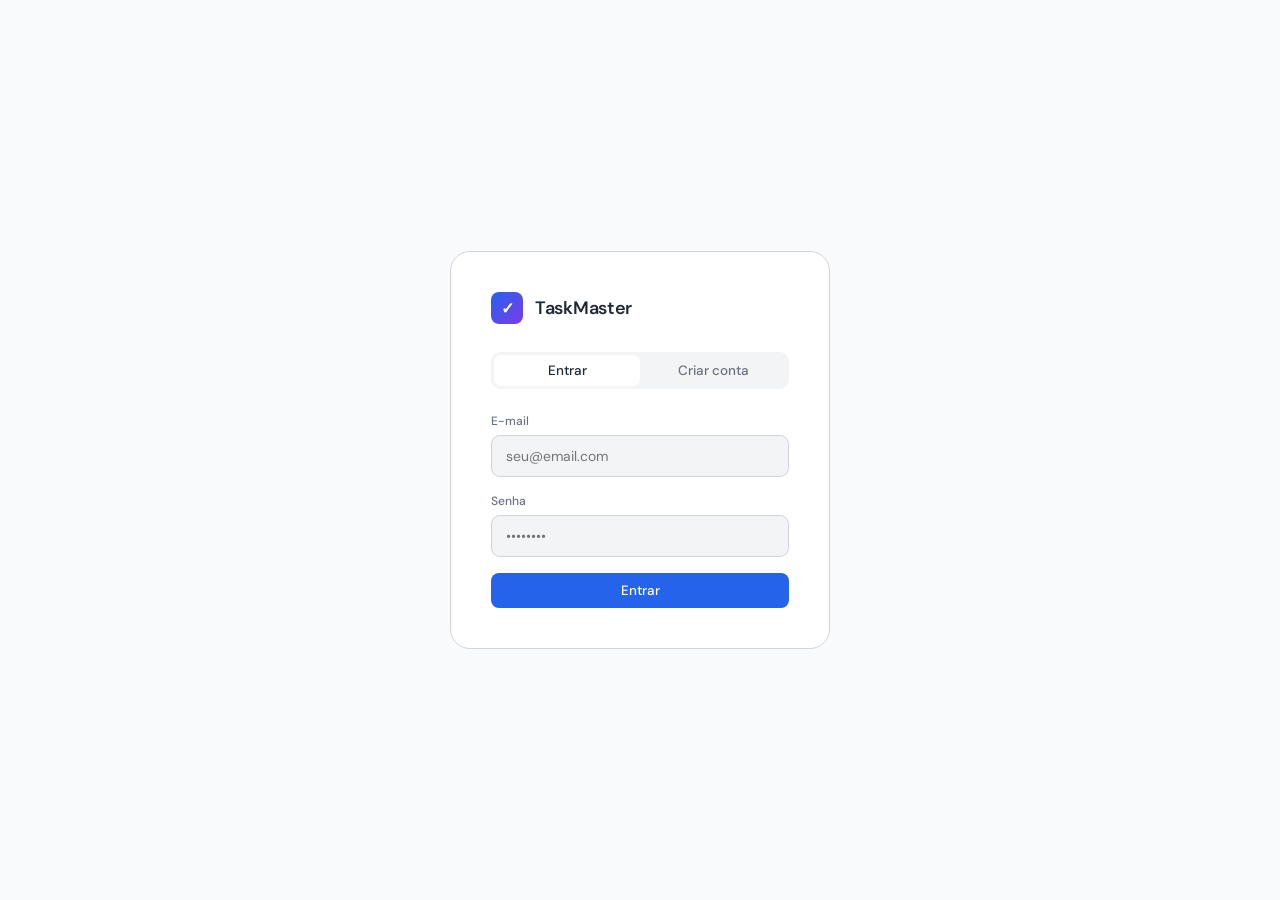
<file: frontend/index.html>
<!DOCTYPE html>
<html lang="pt-BR">
<head>
  <meta charset="UTF-8">
  <meta name="viewport" content="width=device-width, initial-scale=1.0">
  <title>TaskMaster</title>
  <link rel="preconnect" href="https://fonts.googleapis.com">
  <link href="https://fonts.googleapis.com/css2?family=DM+Sans:opsz,wght@9..40,300;9..40,400;9..40,500;9..40,600&family=DM+Mono:wght@400;500&display=swap" rel="stylesheet">
  <link rel="stylesheet" href="styles.css">
</head>
<body>

  <div class="auth-screen" id="authScreen">
    <div class="auth-card">
      <div class="auth-logo">
        <div class="logo-icon">✓</div>
        <span class="logo-text">TaskMaster</span>
      </div>
      
      <div class="auth-tabs">
        <div class="auth-tab active" id="tabLogin" onclick="switchTab('login')">Entrar</div>
        <div class="auth-tab" id="tabRegister" onclick="switchTab('register')">Criar conta</div>
      </div>
      
      <div class="auth-error" id="authError"></div>

      <div id="loginForm">
        <div class="form-group">
          <label class="form-label">E-mail</label>
          <input class="form-input" type="email" id="loginEmail" placeholder="seu@email.com">
        </div>
        <div class="form-group">
          <label class="form-label">Senha</label>
          <input class="form-input" type="password" id="loginPassword" placeholder="••••••••" onkeydown="if(event.key==='Enter') doLogin()">
        </div>
        <button class="btn btn-primary btn-full" onclick="doLogin()">Entrar</button>
      </div>

      <div id="registerForm" style="display:none">
        <div class="form-group">
          <label class="form-label">Nome</label>
          <input class="form-input" type="text" id="regName" placeholder="Seu nome">
        </div>
        <div class="form-group">
          <label class="form-label">E-mail</label>
          <input class="form-input" type="email" id="regEmail" placeholder="seu@email.com">
        </div>
        <div class="form-group">
          <label class="form-label">Senha</label>
          <input class="form-input" type="password" id="regPassword" placeholder="••••••••" onkeydown="if(event.key==='Enter') doRegister()">
        </div>
        <button class="btn btn-primary btn-full" onclick="doRegister()">Criar conta</button>
      </div>
    </div>
  </div>

  <nav class="sidebar">
    <div class="logo">
      <div class="logo-icon">✓</div>
      <span class="logo-text">TaskMaster</span>
    </div>

    <div class="nav-section">
      <div class="nav-label">Menu</div>
      <div class="nav-item active" onclick="setView(this)">🗂 Dashboard</div>
      <div class="nav-item" onclick="setView(this)">☑ Minhas Tasks</div>
    </div>

    <div class="nav-section">
      <div class="nav-label">Projetos</div>
      <div id="projectList"></div>
      <div class="nav-item" onclick="openProjectModal()">➕ Novo projeto</div>
    </div>

    <div class="nav-section">
      <div class="nav-label">Filtros</div>
      <div class="nav-item" onclick="setFilter('high')">🔴 Alta prioridade</div>
      <div class="nav-item" onclick="setFilter('medium')">🟡 Média prioridade</div>
      <div class="nav-item" onclick="setFilter('low')">🔵 Baixa prioridade</div>
      <div class="nav-item" onclick="setFilter(null)">⚪ Todas</div>
    </div>

    <div class="sidebar-footer">
      <div class="profile-card" onclick="logout()">
        <div class="avatar" id="sidebarAvatar">?</div>
        <div class="profile-info">
          <div class="profile-name" id="sidebarName">Usuário</div>
          <div class="profile-email" id="sidebarEmail"></div>
        </div>
        <span class="logout-label">Sair</span>
      </div>
    </div>
  </nav>

  <div class="main">
    <div class="topbar">
      <div class="search-box">
        <span class="search-icon">🔍</span>
        <input type="text" placeholder="Buscar tarefas..." id="searchInput" oninput="renderTasks()">
      </div>
      <button class="btn btn-primary" onclick="openNewTask()">+ Nova Task</button>
      <div class="progress-wrap">
        <span class="progress-label" id="progressLabel">0 / 0 concluídas</span>
        <div class="progress-bar">
          <div class="progress-fill" id="progressFill"></div>
        </div>
      </div>
    </div>
    <div class="content" id="mainContent">
      <div class="loading">
        <div class="spinner"></div>
      </div>
    </div>
  </div>

  <div class="modal-overlay" id="modalOverlay" onclick="overlayClick(event)">
    <div class="modal" id="taskModal">
      <div class="modal-header">
        <button class="modal-back" onclick="closeModal()">← Tasks</button>
        <div class="modal-actions">
          <div class="icon-btn" onclick="handleSave()" title="Salvar">💾</div>
          <div class="icon-btn" onclick="deleteCurrentTask()" title="Deletar">🗑</div>
          <div class="icon-btn" onclick="closeModal()" title="Fechar">✕</div>
        </div>
      </div>
      <div class="modal-body">
        <input class="modal-title-input" id="modalTitle" placeholder="Título da task">
        
        <div class="modal-content-wrap">
          <div class="modal-left">
            <div class="modal-row">
              <div class="modal-field">
                <div class="field-label">Status</div>
                <select class="styled-select" id="modalStatus">
                  <option value="todo">A fazer</option>
                  <option value="in_progress">Em andamento</option>
                  <option value="completed">Concluída ✓</option>
                </select>
              </div>
              <div class="modal-field">
                <div class="field-label">Prioridade</div>
                <select class="styled-select" id="modalPriority">
                  <option value="high">🔴 Alta</option>
                  <option value="medium">🟡 Média</option>
                  <option value="low">🔵 Baixa</option>
                </select>
              </div>
              <div class="modal-field">
                <div class="field-label">Prazo</div>
                <input type="date" class="date-input" id="modalDueDate">
              </div>
            </div>

            <div class="modal-field mb-20">
              <div class="field-label">Descrição</div>
              <textarea class="textarea-input" id="modalDescription" placeholder="Adicione uma descrição..."></textarea>
            </div>

            <div class="field-label mb-12">Checklist</div>
            <div id="modalChecklist"></div>
            <div class="add-item-row">
              <input class="add-item-input" id="newCheckItem" placeholder="Adicionar item..." onkeydown="if(event.key==='Enter') addCheckItem()">
              <button class="btn btn-primary" onclick="addCheckItem()">+</button>
            </div>
          </div>

          <div class="modal-sidebar">
            <div class="modal-field mb-16">
              <div class="field-label">Projeto</div>
              <select class="styled-select" id="modalProject">
                <option value="">Nenhum</option>
              </select>
            </div>
            
            <div class="modal-field mb-16">
              <div class="field-label">Responsáveis</div>
              <div class="add-assignee-row">
                <select id="assigneeSelect" class="styled-select">
                  <option value="">Selecione um usuário...</option>
                  </select>
                <select id="assigneePriority" class="styled-select">
                  <option value="high">🔴 Alta</option>
                  <option value="medium">🟡 Média</option>
                  <option value="low">🔵 Baixa</option>
                </select>
                <button class="btn btn-primary" onclick="addAssignee()">Adicionar</button>
              </div>
            </div>

            <div class="modal-field">
              <div class="field-label">Comentário</div>
              <textarea class="textarea-input" id="modalComment" placeholder="Escreva um comentário..."></textarea>
              <button class="btn btn-primary btn-full mt-8" onclick="postComment()">Postar</button>
            </div>

            <div class="modal-field mt-16">
              <div class="field-label">Comentários</div>
              <div id="modalComments" class="comments-section"></div>
            </div>
          </div>
        </div>
      </div>
    </div>
  </div>

  <div class="toast" id="toast"></div>

  <div class="modal-overlay" id="projectOverlay" onclick="overlayClick(event)">
    <div class="modal" id="projectModal">
      <div class="modal-header">
        <button class="modal-back" onclick="closeProjectModal()">← Projetos</button>
        <div class="modal-actions">
          <div class="icon-btn" onclick="saveProject()" title="Salvar">💾</div>
          <div class="icon-btn" onclick="closeProjectModal()" title="Fechar">✕</div>
        </div>
      </div>
      <div class="modal-body">
        <input class="modal-title-input" id="projectName" placeholder="Nome do projeto">
        <div class="modal-field mb-20">
          <div class="field-label">Descrição</div>
          <textarea class="textarea-input" id="projectDescription" placeholder="Adicione uma descrição..."></textarea>
        </div>
        <div class="modal-actions">
          <button class="btn" onclick="closeProjectModal()">Cancelar</button>
          <button class="btn btn-primary" onclick="saveProject()">Salvar</button>
        </div>
      </div>
    </div>
  </div>

  <script src="app.js"></script>
</body>
</html>
</file>
<file: frontend/styles.css>
/* ══════════════════════════════════════
   TaskMaster — styles.css
   ══════════════════════════════════════ */

/* ── Variáveis ── */
:root {
  --bg:        #f9fafb;   /* fundo geral bem claro */
  --surface:   #ffffff;   /* cartões e sidebar */
  --surface2:  #f3f4f6;   /* áreas secundárias */
  --border:    #d1d5db;   /* bordas suaves */
  --text:      #1f2937;   /* texto principal escuro */
  --muted:     #6b7280;   /* texto secundário */
  --accent:    #2563eb;   /* azul principal */
  --accent2:   #7c3aed;   /* roxo secundário */
  --high:      #dc2626;   /* vermelho para alta prioridade */
  --medium:    #d97706;   /* laranja para média prioridade */
  --low:       #059669;   /* verde para baixa prioridade */
  --success:   #10b981;   /* verde sucesso */
  --sidebar-w: 240px;
  --radius:    10px;
}

/* ── Reset ── */
*, *::before, *::after { margin: 0; padding: 0; box-sizing: border-box; }

body {
  font-family: 'DM Sans', sans-serif;
  background: var(--bg);
  color: var(--text);
  min-height: 100vh;
  display: flex;
  overflow: hidden;
}

/* ══ SIDEBAR ══ */
.sidebar {
  width: var(--sidebar-w);
  background: var(--surface);
  border-right: 1px solid var(--border);
  display: flex;
  flex-direction: column;
  padding: 20px 0;
  position: fixed;
  top: 0; left: 0;
  height: 100vh;
  z-index: 10;
}

.logo {
  display: flex;
  align-items: center;
  gap: 10px;
  padding: 0 20px 24px;
  border-bottom: 1px solid var(--border);
}

.logo-icon {
  width: 32px; height: 32px;
  background: linear-gradient(135deg, var(--accent), var(--accent2));
  border-radius: 8px;
  display: flex; align-items: center; justify-content: center;
  font-size: 16px; font-weight: 700; color: #fff;
}

.logo-text { font-size: 15px; font-weight: 600; letter-spacing: -.3px; }

.nav-section { padding: 16px 12px 8px; }

.nav-label {
  font-size: 10px; font-weight: 600;
  text-transform: uppercase; letter-spacing: 1px;
  color: var(--muted);
  padding: 0 8px 8px;
}

.nav-item {
  display: flex; align-items: center; gap: 10px;
  padding: 8px 12px; border-radius: 8px;
  cursor: pointer; font-size: 13.5px;
  color: var(--muted);
  transition: background .15s, color .15s;
  user-select: none;
  margin-bottom: 2px;
}
.nav-item:hover { background: var(--surface2); color: var(--text); }
.nav-item.active { background: #4f6ef718; color: var(--accent); font-weight: 500; }

.project-item {
  display: flex; align-items: center; gap: 10px;
  padding: 7px 12px; border-radius: 8px;
  cursor: pointer; font-size: 13px;
  color: var(--muted);
  transition: background .15s, color .15s;
  margin-bottom: 1px;
}
.project-item:hover { background: var(--surface2); color: var(--text); }

.project-dot { width: 7px; height: 7px; border-radius: 50%; flex-shrink: 0; }

/* ── Rodapé sidebar ── */
.sidebar-footer {
  margin-top: auto;
  padding: 16px 12px 0;
  border-top: 1px solid var(--border);
}

.profile-card {
  display: flex; align-items: center; gap: 10px;
  padding: 10px 12px; border-radius: 8px;
  cursor: pointer;
  transition: background .15s;
}
.profile-card:hover { background: var(--surface2); }

.logout-label { color: var(--muted); font-size: 12px; margin-left: auto; }

.avatar {
  width: 32px; height: 32px; border-radius: 50%;
  background: linear-gradient(135deg, var(--accent), var(--accent2));
  display: flex; align-items: center; justify-content: center;
  font-size: 13px; font-weight: 600; color: #fff;
  flex-shrink: 0;
}

.profile-info { flex: 1; }
.profile-name { font-size: 13px; font-weight: 500; }
.profile-email { font-size: 11px; color: var(--muted); }

/* ══ MAIN ══ */
.main {
  margin-left: var(--sidebar-w);
  flex: 1;
  display: flex; flex-direction: column;
  height: 100vh; overflow: hidden;
}

/* ── Topbar ── */
.topbar {
  display: flex; align-items: center; gap: 12px;
  padding: 16px 28px;
  border-bottom: 1px solid var(--border);
  background: var(--bg);
  flex-shrink: 0;
}

.search-box {
  flex: 1; max-width: 380px;
  display: flex; align-items: center; gap: 10px;
  background: var(--surface);
  border: 1px solid var(--border);
  border-radius: 8px;
  padding: 8px 14px;
}
.search-box input {
  background: none; border: none; outline: none;
  color: var(--text); font-size: 13.5px;
  font-family: inherit; width: 100%;
}
.search-box input::placeholder { color: var(--muted); }
.search-icon { color: var(--muted); }

/* ── Botões ── */
.btn {
  display: flex; align-items: center; gap: 8px;
  padding: 9px 16px; border-radius: 8px; border: none;
  font-family: inherit; font-size: 13.5px; font-weight: 500;
  cursor: pointer; transition: background .15s, opacity .15s;
}
.btn-primary { background: var(--accent); color: #fff; }
.btn-primary:hover { background: #3d5ce6; }
.btn-full { width: 100%; justify-content: center; }

/* ── Progress ── */
.progress-wrap { display: flex; align-items: center; gap: 10px; margin-left: auto; }
.progress-label { font-size: 12px; color: var(--muted); white-space: nowrap; }
.progress-bar {
  width: 120px; height: 6px;
  background: var(--border); border-radius: 99px; overflow: hidden;
}
.progress-fill {
  height: 100%; width: 0%;
  background: linear-gradient(90deg, var(--accent), var(--success));
  border-radius: 99px;
  transition: width .4s ease;
}

/* ══ CONTENT ══ */
.content { flex: 1; overflow-y: auto; padding: 28px; }
.content::-webkit-scrollbar { width: 5px; }
.content::-webkit-scrollbar-thumb { background: var(--border); border-radius: 99px; }

/* ── Filtros ── */
.filters-bar { display: flex; gap: 8px; margin-bottom: 20px; flex-wrap: wrap; }
.filter-btn {
  padding: 6px 14px; border-radius: 99px;
  border: 1px solid var(--border);
  background: transparent; color: var(--muted);
  font-family: inherit; font-size: 12.5px;
  cursor: pointer; transition: all .15s;
}
.filter-btn:hover,
.filter-btn.active { border-color: var(--accent); color: var(--accent); background: #4f6ef710; }

/* ── Seção ── */
.section { margin-bottom: 32px; }
.section-header {
  display: flex; align-items: center; gap: 10px;
  margin-bottom: 14px;
}
.section-title { font-size: 14px; font-weight: 600; }
.section-count {
  font-size: 12px; color: var(--muted);
  background: var(--surface2);
  padding: 2px 8px; border-radius: 99px;
}
.section-line { flex: 1; height: 1px; background: var(--border); }

/* ── Task row ── */
.task-row {
  display: flex; align-items: center; gap: 14px;
  padding: 13px 16px;
  background: var(--surface);
  border: 1px solid var(--border);
  border-radius: var(--radius);
  margin-bottom: 6px;
  cursor: pointer;
  transition: border-color .15s, transform .15s;
  position: relative; overflow: hidden;
  animation: fadeUp .2s ease both;
}
.task-row::before {
  content: '';
  position: absolute; left: 0; top: 0; bottom: 0; width: 3px;
  background: transparent;
  transition: background .15s;
}
.task-row:hover { border-color: #4f6ef744; transform: translateX(2px); }
.task-row:hover::before { background: var(--accent); }

.task-check {
  width: 18px; height: 18px;
  border: 2px solid var(--border);
  border-radius: 5px; flex-shrink: 0;
  display: flex; align-items: center; justify-content: center;
  cursor: pointer; font-size: 11px;
  transition: background .15s, border-color .15s;
  color: #fff;
}
.task-check:hover { border-color: var(--success); }
.task-check.done { background: var(--success); border-color: var(--success); }

.task-title { flex: 1; font-size: 13.5px; }
.task-title.done { text-decoration: line-through; color: var(--muted); }

.task-date { font-size: 12px; color: var(--muted); font-family: 'DM Mono', monospace; }

.badge {
  font-size: 11px; font-weight: 600;
  padding: 3px 10px; border-radius: 99px;
  letter-spacing: .3px;
}
.badge-high   { background: #ef444422; color: var(--high); }
.badge-medium { background: #f59e0b22; color: var(--medium); }
.badge-low    { background: #3b82f622; color: var(--low); }

.collab-stack { display: flex; }
.collab-stack .avatar {
  width: 24px; height: 24px; font-size: 10px;
  border: 2px solid var(--surface);
  margin-left: -6px;
}
.collab-stack .avatar:first-child { margin-left: 0; }

/* ── Empty state ── */
.empty-state { text-align: center; padding: 60px 20px; }
.empty-icon { font-size: 40px; margin-bottom: 12px; opacity: .4; }
.empty-text { font-size: 14px; color: var(--muted); line-height: 1.6; }

/* ── Loading ── */
.loading { display: flex; align-items: center; justify-content: center; padding: 60px; }
.spinner {
  width: 24px; height: 24px;
  border: 2px solid var(--border);
  border-top-color: var(--accent);
  border-radius: 50%;
  animation: spin .7s linear infinite;
}

/* ══ MODAL ══ */
.modal-overlay {
  position: fixed; inset: 0;
  background: #000b;
  backdrop-filter: blur(4px);
  display: flex; align-items: center; justify-content: center;
  z-index: 100;
  opacity: 0; pointer-events: none;
  transition: opacity .2s;
}
.modal-overlay.open { opacity: 1; pointer-events: all; }

.modal {
  background: var(--surface);
  border: 1px solid var(--border);
  border-radius: 16px;
  width: 720px; max-width: 95vw; max-height: 90vh;
  overflow-y: auto;
  transform: translateY(16px) scale(.98);
  transition: transform .2s;
}
.modal::-webkit-scrollbar { width: 4px; }
.modal::-webkit-scrollbar-thumb { background: var(--border); border-radius: 99px; }
.modal-overlay.open .modal { transform: none; }

.modal-header {
  display: flex; align-items: center; gap: 12px;
  padding: 20px 24px 0;
}

.modal-back {
  background: none; border: none;
  color: var(--muted); cursor: pointer;
  font-family: inherit; font-size: 13px;
  transition: color .15s; padding: 0;
}
.modal-back:hover { color: var(--text); }

.modal-actions { margin-left: auto; display: flex; gap: 8px; }

.icon-btn {
  width: 32px; height: 32px;
  background: var(--surface2);
  border: 1px solid var(--border);
  border-radius: 7px;
  display: flex; align-items: center; justify-content: center;
  cursor: pointer; font-size: 15px;
  transition: border-color .15s;
}
.icon-btn:hover { border-color: var(--accent); }

.modal-body { padding: 20px 24px 28px; }

.modal-title-input {
  background: none; border: none; outline: none;
  color: var(--text); font-family: inherit;
  font-size: 22px; font-weight: 600;
  width: 100%; letter-spacing: -.4px;
  margin-bottom: 20px;
}

.modal-content-wrap { display: flex; gap: 24px; }
.modal-left { flex: 1; }
.modal-sidebar { width: 210px; flex-shrink: 0; }

.modal-row { display: flex; gap: 16px; margin-bottom: 20px; flex-wrap: wrap; }
.modal-field { display: flex; flex-direction: column; gap: 8px; flex: 1; min-width: 140px; }

.field-label {
  font-size: 11px; font-weight: 600;
  text-transform: uppercase; letter-spacing: .8px;
  color: var(--muted);
}

.styled-select {
  appearance: none;
  background: var(--surface2);
  border: 1px solid var(--border);
  border-radius: 8px;
  color: var(--text);
  font-family: inherit; font-size: 13.5px;
  padding: 9px 14px; width: 100%;
  cursor: pointer; outline: none;
  transition: border-color .15s;
}
.styled-select:focus { border-color: var(--accent); }

.date-input {
  background: var(--surface2);
  border: 1px solid var(--border);
  border-radius: 8px;
  color: var(--text);
  font-family: 'DM Mono', monospace; font-size: 13px;
  padding: 9px 14px; outline: none;
  transition: border-color .15s; width: 100%;
}
.date-input:focus { border-color: var(--accent); }

.textarea-input {
  width: 100%;
  background: var(--surface2);
  border: 1px solid var(--border);
  border-radius: 8px;
  color: var(--text);
  font-family: inherit; font-size: 13px;
  padding: 10px 12px; outline: none;
  resize: none; min-height: 72px;
  transition: border-color .15s;
}
.textarea-input:focus { border-color: var(--accent); }

/* ── Checklist ── */
.checklist-item {
  display: flex; align-items: center; gap: 10px;
  padding: 9px 0;
  border-bottom: 1px solid #2a2f4555;
}
.checklist-item:last-child { border-bottom: none; }

.check-circle {
  width: 18px; height: 18px;
  border: 2px solid var(--border); border-radius: 50%;
  flex-shrink: 0;
  display: flex; align-items: center; justify-content: center;
  cursor: pointer; font-size: 10px; color: #fff;
  transition: background .15s, border-color .15s;
}
.check-circle:hover { border-color: var(--success); }
.check-circle.done    { background: var(--success); border-color: var(--success); }
.check-circle.progress { border-color: var(--medium); background: #f59e0b22; }

.checklist-text { flex: 1; font-size: 13.5px; }
.checklist-status-badge { font-size: 11px; color: var(--muted); }

.add-item-row { display: flex; gap: 8px; margin-top: 12px; }
.add-item-input {
  flex: 1;
  background: var(--surface2);
  border: 1px solid var(--border); border-radius: 8px;
  color: var(--text); font-family: inherit; font-size: 13px;
  padding: 8px 12px; outline: none;
  transition: border-color .15s;
}
.add-item-input:focus { border-color: var(--accent); }

/* ── Assignees ── */
.assignee-chip {
  display: flex; align-items: center; gap: 5px;
  background: var(--surface2);
  border-radius: 99px; padding: 3px 10px 3px 3px;
  margin: 2px;
}
.assignee-chip .avatar { width: 20px; height: 20px; font-size: 9px; }
.assignee-chip span { font-size: 12px; }
.no-assignee { font-size: 12px; color: var(--muted); }

/* ══ AUTH ══ */
.auth-screen {
  position: fixed; inset: 0;
  background: var(--bg);
  display: flex; align-items: center; justify-content: center;
  z-index: 200;
  transition: opacity .3s;
}
.auth-screen.hidden { opacity: 0; pointer-events: none; }

.auth-card {
  background: var(--surface);
  border: 1px solid var(--border);
  border-radius: 20px;
  padding: 40px; width: 380px;
}

.auth-logo {
  display: flex; align-items: center; gap: 12px;
  margin-bottom: 28px;
}
.auth-logo .logo-text { font-size: 18px; }

.auth-tabs {
  display: flex;
  background: var(--surface2);
  border-radius: 9px; padding: 3px;
  margin-bottom: 24px;
}
.auth-tab {
  flex: 1; text-align: center;
  padding: 7px; border-radius: 7px;
  cursor: pointer; font-size: 13.5px; font-weight: 500;
  color: var(--muted);
  transition: background .15s, color .15s;
}
.auth-tab.active { background: var(--surface); color: var(--text); }

.auth-error {
  background: #ef444415;
  border: 1px solid #ef444433;
  border-radius: 8px;
  padding: 10px 14px;
  font-size: 13px; color: var(--high);
  margin-bottom: 16px;
  display: none;
}
.auth-error.show { display: block; }

.form-group { margin-bottom: 16px; }
.form-label { font-size: 12px; font-weight: 500; color: var(--muted); margin-bottom: 6px; display: block; }
.form-input {
  width: 100%;
  background: var(--surface2);
  border: 1px solid var(--border); border-radius: 9px;
  color: var(--text); font-family: inherit; font-size: 14px;
  padding: 11px 14px; outline: none;
  transition: border-color .15s, box-shadow .15s;
}
.form-input:focus { border-color: var(--accent); box-shadow: 0 0 0 3px #4f6ef715; }

/* ══ TOAST ══ */
.toast {
  position: fixed; bottom: 24px; right: 24px;
  background: var(--surface2);
  border: 1px solid var(--border);
  border-radius: 10px;
  padding: 12px 18px;
  font-size: 13.5px; z-index: 999;
  transform: translateY(80px); opacity: 0;
  transition: transform .25s, opacity .25s;
}
.toast.show { transform: none; opacity: 1; }
.toast.success { border-color: #10b98144; }
.toast.error   { border-color: #ef444444; }

/* ══ UTILITÁRIOS ══ */
.mb-12 { margin-bottom: 12px; }
.mb-16 { margin-bottom: 16px; }
.mb-20 { margin-bottom: 20px; }
.mt-8  { margin-top: 8px; }

/* ══ ANIMAÇÕES ══ */
@keyframes fadeUp {
  from { opacity: 0; transform: translateY(6px); }
  to   { opacity: 1; transform: none; }
}
@keyframes spin {
  to { transform: rotate(360deg); }
}

/* ══ COMENTÁRIOS ══ */
.comments-section {
  margin-top: 10px;
}

.comment-row {
  padding: 8px 0;
  border-bottom: 1px solid var(--border); /* linha separadora */
}

.comment-author {
  font-weight: 600;
  color: var(--text);
}

.comment-content {
  margin: 4px 0;
  color: var(--text);
}

.comment-date {
  font-size: 12px;
  color: var(--muted);
}

.add-assignee-row {
  display: flex;
  gap: 8px;
  margin-top: 10px;
}
.add-assignee-row select {
  flex: 1;
}
</file>
